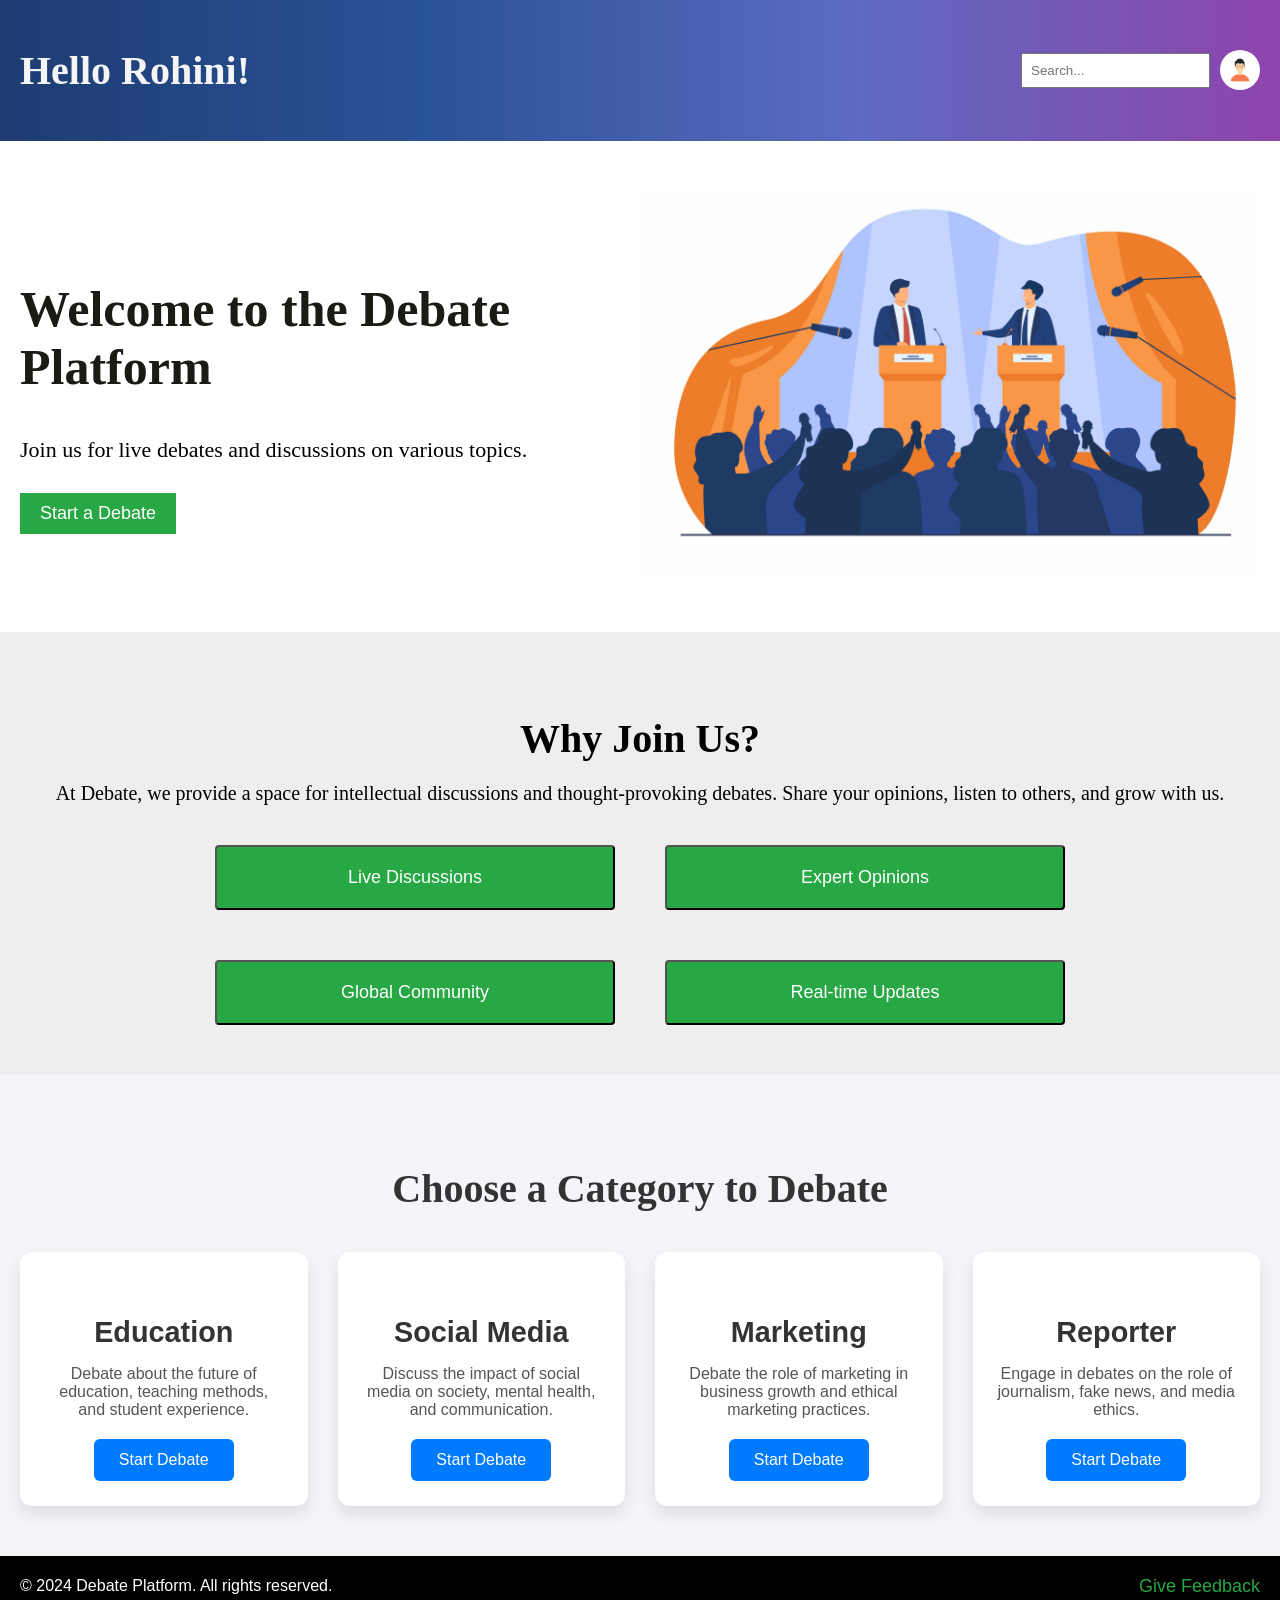
<file: index.html>
<!DOCTYPE html>
<html lang="en">
  <head>
    <meta charset="UTF-8" />
    <meta name="viewport" content="width=device-width, initial-scale=1.0" />
    <title>Home Page</title>
    <link rel="stylesheet" href="home.css" />
  </head>

  <body>
    <header>
      <h1>Hello Rohini!</h1>
      <div class="top-bar">
        <input type="text" placeholder="Search..." />
        <img src="profile.jpg" alt="Profile" class="profile-icon" />
      </div>
    </header>

    <section class="hero">
      <div class="hero-content">
        <h2 class="animated-text">Welcome to the Debate Platform</h2>
        <p>Join us for live debates and discussions on various topics.</p>
        <button class="cta-btn" onclick="goToDebatePage()">
          Start a Debate
        </button>
      </div>
      <div class="hero-image">
        <img src="debate1.jpg" alt="Debate Image" width="100%" />
      </div>
    </section>

    <script>
      function goToDebatePage() {
        window.location.href = "debate-platform.html";
      }
    </script>

    <section class="more-info">
      <h2>Why Join Us?</h2>
      <p>
        At Debate, we provide a space for intellectual discussions and
        thought-provoking debates. Share your opinions, listen to others, and
        grow with us.
      </p>
      <div class="info-grid">
        <button class="info-item" onclick="goToPage('live-discussions')">
          Live Discussions
        </button>
        <button class="info-item" onclick="goToPage('expert-opinions')">
          Expert Opinions
        </button>
        <button class="info-item" onclick="goToPage('global community')">
          Global Community
        </button>
        <button class="info-item" onclick="goToPage('realtime updates')">
          Real-time Updates
        </button>
      </div>
    </section>

    <script>
      function goToPage(page) {
        window.location.href = page + ".html";
      }
    </script>

    <section class="categories">
      <h3>Choose a Category to Debate</h3>
      <div class="category-card-container">
        <div class="category-card">
          <h4>Education</h4>
          <p>
            Debate about the future of education, teaching methods, and student
            experience.
          </p>
          <button class="debate-btn" onclick="goToCategoryPage('education')">
            Start Debate
          </button>
        </div>
        <div class="category-card">
          <h4>Social Media</h4>
          <p>
            Discuss the impact of social media on society, mental health, and
            communication.
          </p>
          <button class="debate-btn" onclick="goToCategoryPage('social-media')">
            Start Debate
          </button>
        </div>
        <div class="category-card">
          <h4>Marketing</h4>
          <p>
            Debate the role of marketing in business growth and ethical
            marketing practices.
          </p>
          <button class="debate-btn" onclick="goToCategoryPage('marketing')">
            Start Debate
          </button>
        </div>
        <div class="category-card">
          <h4>Reporter</h4>
          <p>
            Engage in debates on the role of journalism, fake news, and media
            ethics.
          </p>
          <button class="debate-btn" onclick="goToCategoryPage('reporter')">
            Start Debate
          </button>
        </div>
      </div>
    </section>

    <script>
      function goToCategoryPage(category) {
        window.location.href = category + ".html";
      }
    </script>

    <footer>
      <div class="footer-container">
        <p>&copy; 2024 Debate Platform. All rights reserved.</p>
        <a href="feedback.html" class="feedback-link">Give Feedback</a>
      </div>
    </footer>
    <script>
      const footer = document.querySelector(".footer-container");
      console.log(footer);
    </script>
  </body>
</html>
</file>
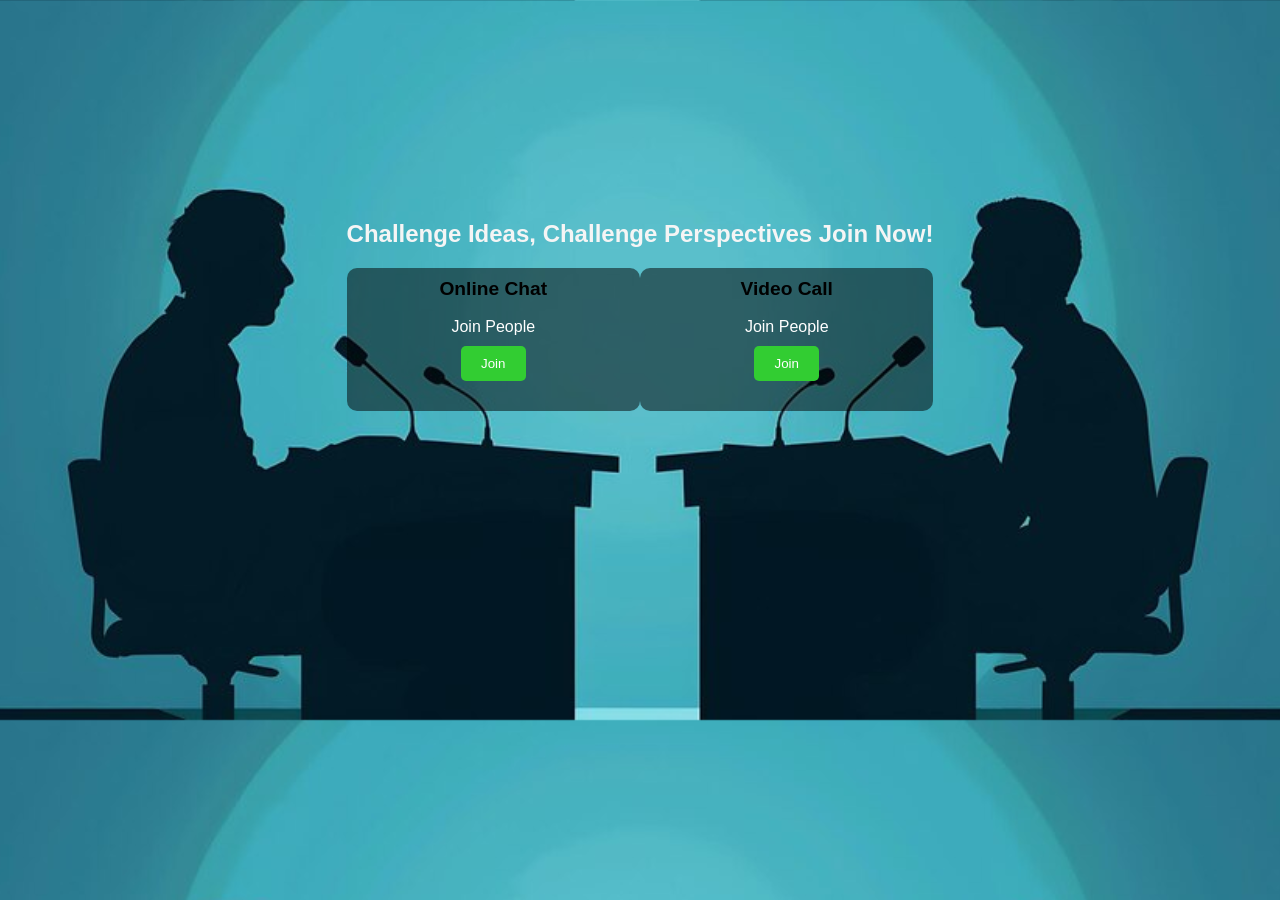
<file: debate platfom.html>
<!DOCTYPE html>
<html lang="en">
<head>
    <meta charset="UTF-8">
    <meta name="viewport" content="width=device-width, initial-scale=1.0">
    <title>Debate Page</title>
    <link rel="stylesheet" href="debate platform.css">
</head>
<body>
    <section class="debate-page">
        <h2>Challenge Ideas, Challenge Perspectives Join Now!</h2>
        <div class="debate-options">
            <div class="option">
                <h3>Online Chat</h3><br>
                <p>Join People</p>
                <button class="join" onclick="goToOnlineChatPage()">Join</button>
            </div>
            <div class="option">
                <h3>Video Call</h3><br>
                <p>Join People</p>
                <button class="join" onclick="goToVideoCallPage()">Join</button>
            </div>
        </div>
    </section>
    
    <script>
        function goToOnlineChatPage() {
            window.location.href = 'onlinechatpage.html';
        }

        function goToVideoCallPage() {
            window.location.href = 'videocallpage.html';
        }
    </script>                                                      
</body>
</html>
</file>
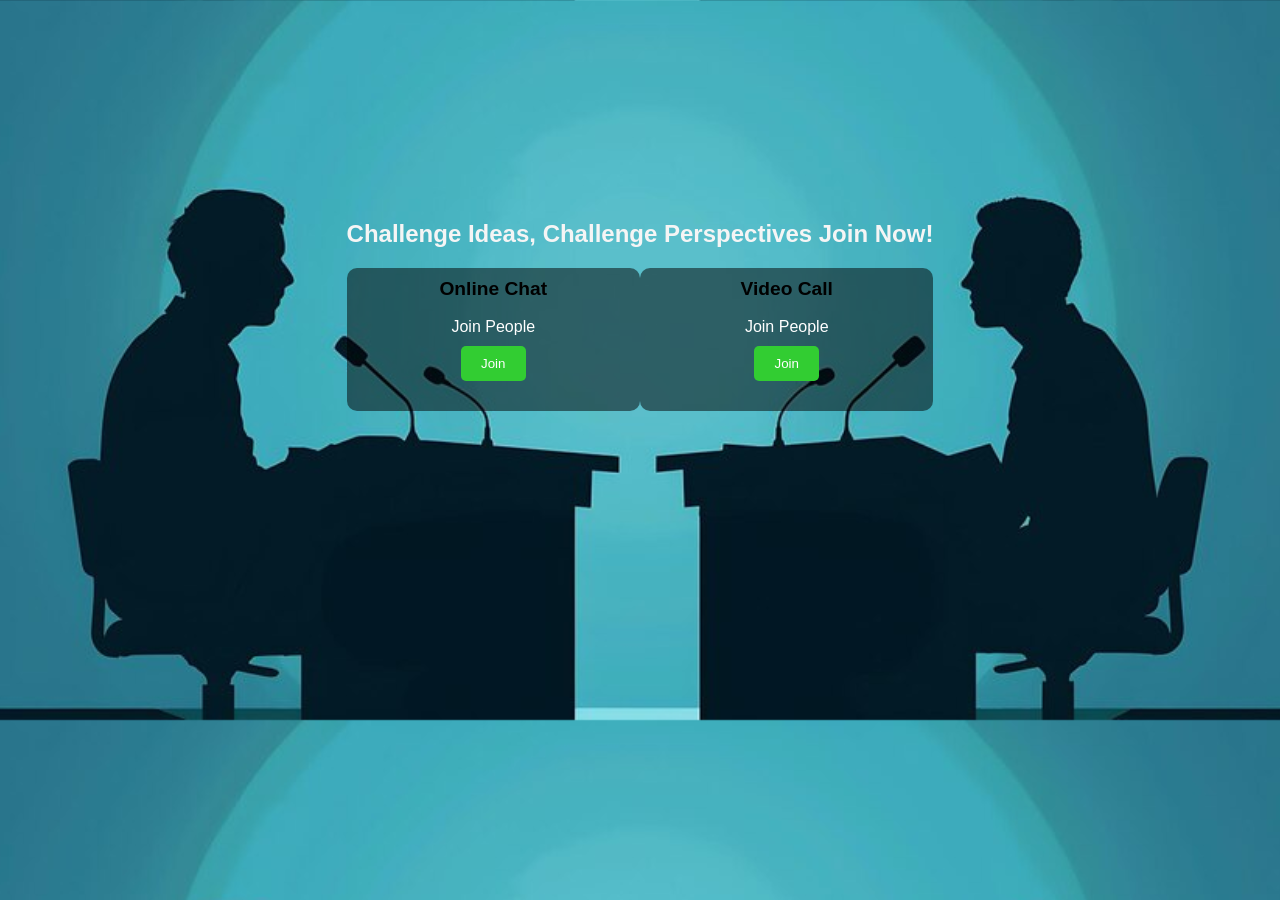
<file: debate-platform.html>
<!DOCTYPE html>
<html lang="en">
<head>
    <meta charset="UTF-8">
    <meta name="viewport" content="width=device-width, initial-scale=1.0">
    <title>Debate Page</title>
    <link rel="stylesheet" href="debate-platform.css">
</head>
<body>
    <section class="debate-page">
        <h2>Challenge Ideas, Challenge Perspectives Join Now!</h2>
        <div class="debate-options">
            <div class="option">
                <h3>Online Chat</h3><br>
                <p>Join People</p>
                <button class="join" onclick="goToOnlineChatPage()">Join</button>
            </div>
            <div class="option">
                <h3>Video Call</h3><br>
                <p>Join People</p>
                <button class="join" onclick="goToVideoCallPage()">Join</button>
            </div>
        </div>
    </section>
    
    <script>
        function goToOnlineChatPage() {
            window.location.href = 'onlinechatpage.html';
        }

        function goToVideoCallPage() {
            window.location.href = 'videocallpage.html';
        }
    </script>                                                      
</body>
</html>
</file>
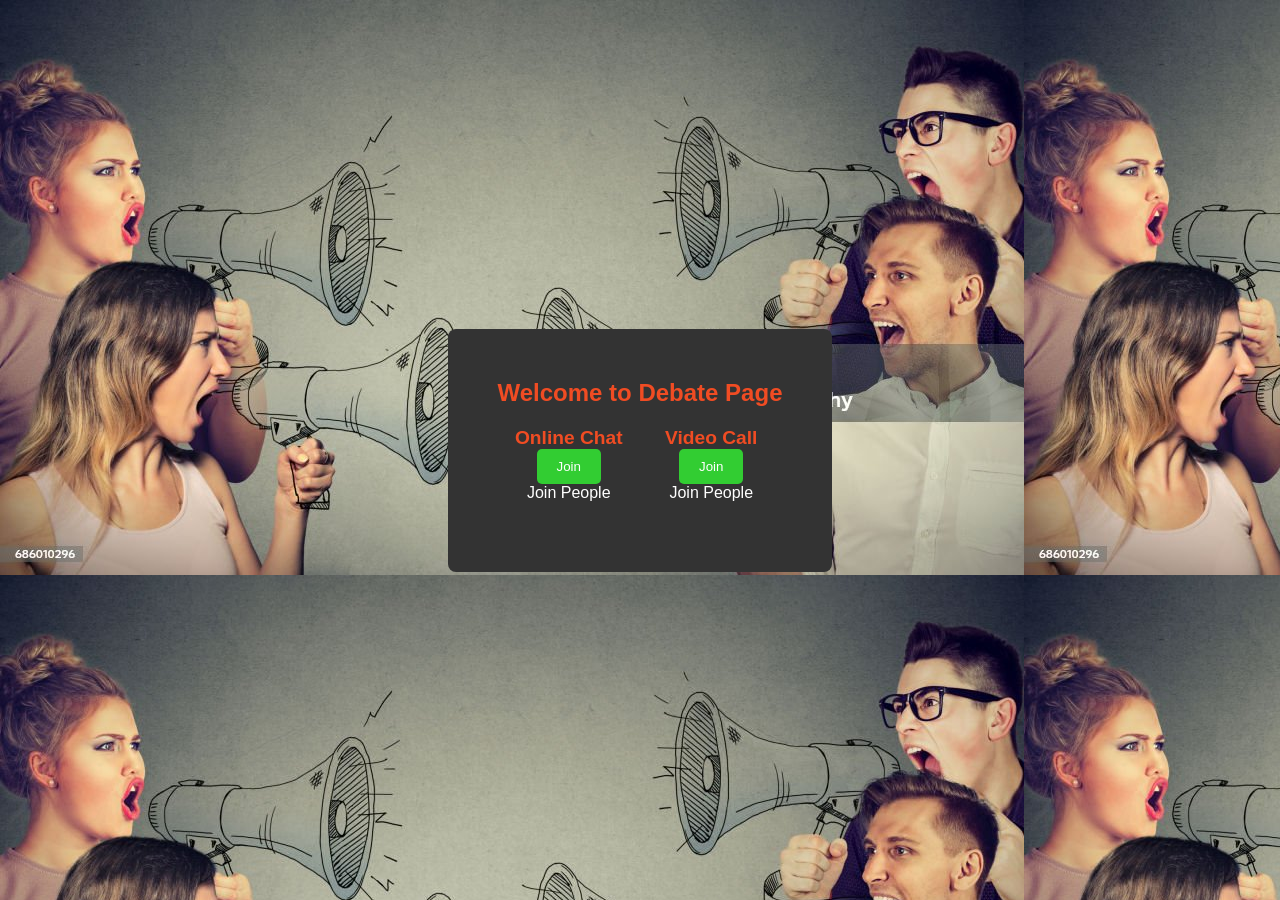
<file: debate.html>
<!DOCTYPE html>
<html lang="en">
<head>
    <meta charset="UTF-8">
    <meta name="viewport" content="width=device-width, initial-scale=1.0">
    <title>Debate Page</title>
    <link rel="stylesheet" href="debate.css">
</head>
<body>
    <section class="debate-page">
        <h2>Welcome to Debate Page</h2>
        <div class="debate-options">
            <div class="option">
                <h3>Online Chat</h3>
                <!-- Corrected button tag -->
                <button class="join" onclick="goToOnlineChatPage()">Join</button>
                <p>Join People</p>
            </div>
            <div class="option">
                <h3>Video Call</h3>
                <button class="join" onclick="goToVideoCallPage()">Join</button>
                <p>Join People</p>
            </div>
        </div>
    </section>
    
    <script>
        // Function to redirect to Online Chat page
        function goToOnlineChatPage() {
            window.location.href = 'onlinechatpage.html'; // Redirect to the Online Chat page
        }

        // Function to redirect to Video Call page
        function goToVideoCallPage() {
            window.location.href = 'videocallpage.html'; // Redirect to the Video Call page
        }
    </script>

</body>
</html>
</file>
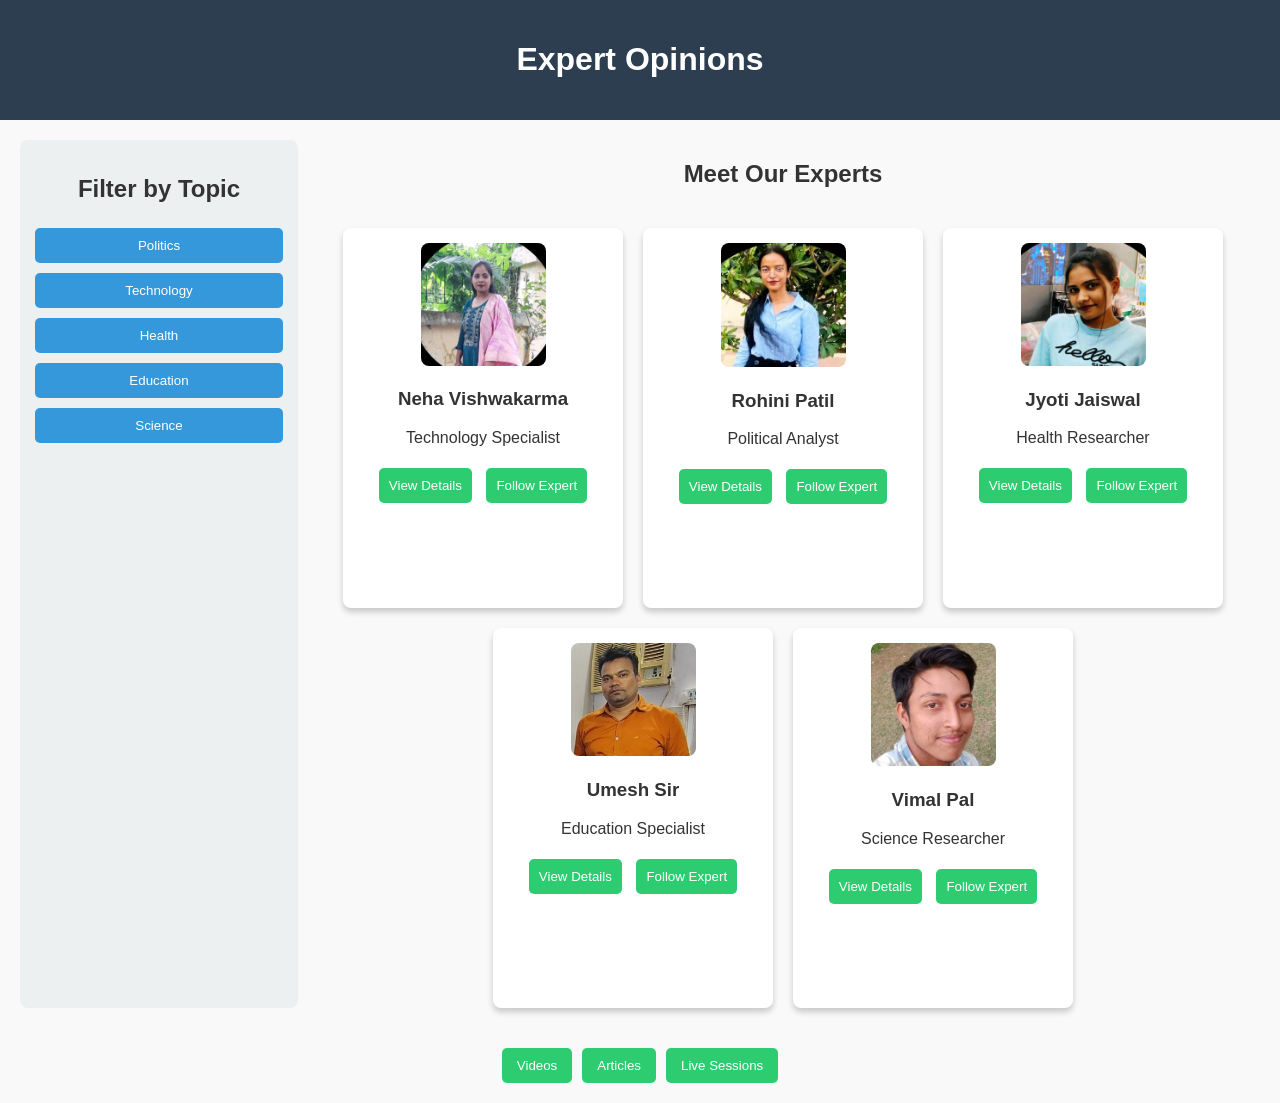
<file: expert-opinions.html>
<!DOCTYPE html>
<html lang="en">

<head>
    <meta charset="UTF-8">
    <meta name="viewport" content="width=device-width, initial-scale=1.0">
    <title>Expert Opinions</title>
    <link rel="stylesheet" href="expert-opinions.css">
</head>

<body>
    <header class="header">
        <h1>Expert Opinions</h1>
    </header>

    <div class="container">
        <aside class="sidebar">
            <h2>Filter by Topic</h2>
            <ul>
                <li><button onclick="filterContent('Politics')">Politics</button></li>
                <li><button onclick="filterContent('Technology')">Technology</button></li>
                <li><button onclick="filterContent('Health')">Health</button></li>
                <li><button onclick="filterContent('Education')">Education</button></li>
                <li><button onclick="filterContent('Science')">Science</button></li>
            </ul>
        </aside>

        <section class="experts">
            <h1>Meet Our Experts</h1>
            <div class="expert-cards">
                <div class="card" data-topic="Technology">
                    <img src="Neha.jpeg" alt="Expert 1">
                    <h3>Neha Vishwakarma</h3>
                    <p>Technology Specialist</p>
                    <button onclick="viewDetails('Neha Vishwakarma')">View Details</button>
                    <button onclick="followExpert(this)">Follow Expert</button>
                    <div class="expert-details" id="Neha Vishwakarma-details">
                        <p>Neha is a seasoned technology expert with over 10 years of experience in AI and software
                            development.</p>
                    </div>
                </div>
                <div class="card" data-topic="Politics">
                    <img src="Rohini_patil.jpg" alt="Expert 2">
                    <h3>Rohini Patil</h3>
                    <p>Political Analyst</p>
                    <button onclick="viewDetails('Rohini Patil')">View Details</button>
                    <button onclick="followExpert(this)">Follow Expert</button>
                    <div class="expert-details" id="Rohini Patil-details">
                        <p>Rohini is a respected political analyst, known for her deep insights into current global
                            political trends.</p>
                    </div>
                </div>
                <div class="card" data-topic="Health">
                    <img src="jyoti.jpeg" alt="Expert 3">
                    <h3>Jyoti Jaiswal</h3>
                    <p>Health Researcher</p>
                    <button onclick="viewDetails('Jyoti Jaiswal')">View Details</button>
                    <button onclick="followExpert(this)">Follow Expert</button>
                    <div class="expert-details" id="Jyoti Jaiswal-details">
                        <p>Jyoti has made significant contributions in health research, focusing on mental health and
                            wellness.</p>
                    </div>
                </div>
                <div class="card" data-topic="Education">
                    <img src="Umesh sir.jpeg" alt="Expert 4">
                    <h3>Umesh Sir</h3>
                    <p>Education Specialist</p>
                    <button onclick="viewDetails('Umesh Sir')">View Details</button>
                    <button onclick="followExpert(this)">Follow Expert</button>
                    <div class="expert-details" id="Umesh Sir-details">
                        <p>Umesh is a highly experienced educator with expertise in curriculum development and teaching
                            strategies.</p>
                    </div>
                </div>
                <div class="card" data-topic="Science">
                    <img src="Vimal.jpeg" alt="Expert 5">
                    <h3>Vimal Pal</h3>
                    <p>Science Researcher</p>
                    <button onclick="viewDetails('Vimal Pal')">View Details</button>
                    <button onclick="followExpert(this)">Follow Expert</button>
                    <div class="expert-details" id="Vimal Pal-details">
                        <p>Vimal is a dedicated science researcher, specializing in environmental science and
                            sustainability.</p>
                    </div>
                </div>
            </div>
        </section>

        <section class="tabs">
            <div class="tab-buttons">
                <button onclick="showTab('videos')">Videos</button>
                <button onclick="showTab('articles')">Articles</button>
                <button onclick="showTab('live')">Live Sessions</button>
            </div>
            <div class="tab-content" id="videos">
                <h3>Videos</h3>
                <p>Here you can find all expert video content.</p>
                <ul>
                    <li>Video 1: Understanding Technology</li>
                    <li>Video 2: Health Insights</li>
                </ul>
            </div>
            <div class="tab-content" id="articles" style="display: none;">
                <h3>Articles</h3>
                <p>Read expert articles and blogs here.</p>
                <ul>
                    <li>Article 1: Politics in 2024</li>
                    <li>Article 2: Advances in Education</li>
                </ul>
            </div>
            <div class="tab-content" id="live" style="display: none;">
                <h3>Live Sessions</h3>
                <p>Join live discussions and sessions.</p>
                <ul>
                    <li>Live Session 1: Future of Science</li>
                    <li>Live Session 2: Career Talks</li>
                </ul>
            </div>
        </section>
    </div>

    <script src="expert-opinions.js"></script>
</body>

</html>
</file>
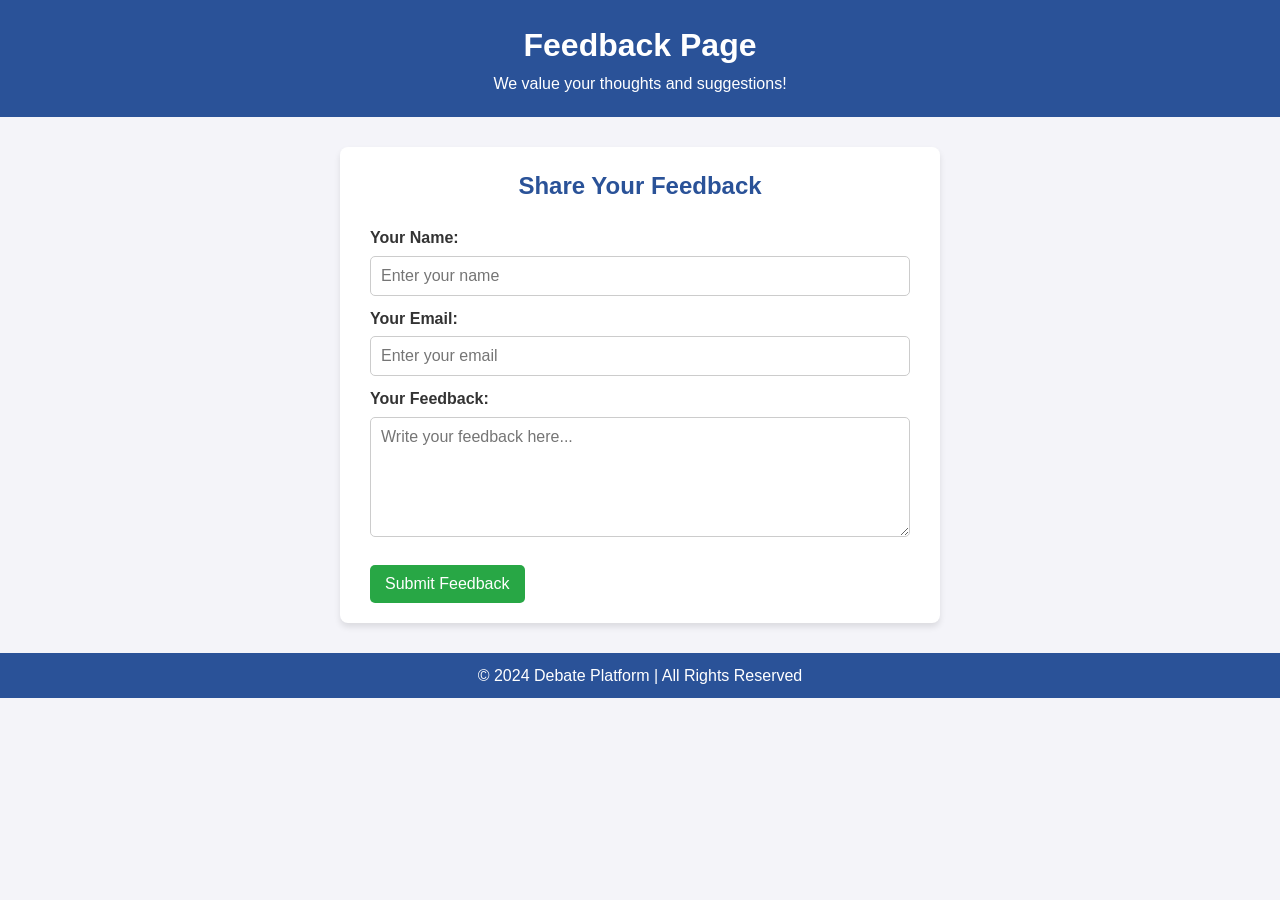
<file: feedback.html>
<!DOCTYPE html>
<html lang="en">
<head>
    <meta charset="UTF-8">
    <meta name="viewport" content="width=device-width, initial-scale=1.0">
    <title>Feedback - Debate Platform</title>
    <!-- Internal CSS -->
    <style>
        /* General Reset */
        * {
            margin: 0;
            padding: 0;
            box-sizing: border-box;
            font-family: Arial, sans-serif;
        }

        body {
            background-color: #f4f4f9;
            color: #333;
            line-height: 1.6;
        }

        /* Header */
        header {
            background-color: #2a5298;
            color: white;
            text-align: center;
            padding: 20px 10px;
        }

        header h1 {
            font-size: 2rem;
        }

        /* Feedback Container */
        .feedback-container {
            background: white;
            max-width: 600px;
            margin: 30px auto;
            padding: 20px 30px;
            box-shadow: 0px 4px 6px rgba(0, 0, 0, 0.1);
            border-radius: 8px;
        }

        .feedback-container h2 {
            color: #2a5298;
            margin-bottom: 20px;
            text-align: center;
        }

        label {
            display: block;
            margin-top: 10px;
            font-weight: bold;
        }

        input, textarea {
            width: 100%;
            padding: 10px;
            margin-top: 5px;
            border: 1px solid #ccc;
            border-radius: 5px;
            font-size: 1rem;
        }

        textarea {
            resize: vertical;
            height: 120px;
        }

        button {
            display: inline-block;
            margin-top: 20px;
            background-color: #28a745;
            color: white;
            padding: 10px 15px;
            border: none;
            cursor: pointer;
            font-size: 1rem;
            border-radius: 5px;
            transition: background-color 0.3s ease;
        }

        button:hover {
            background-color: #218838;
        }

        .success-message {
            display: none;
            margin-top: 20px;
            color: #155724;
            background-color: #d4edda;
            border: 1px solid #c3e6cb;
            padding: 10px;
            border-radius: 5px;
            text-align: center;
        }

        /* Footer */
        footer {
            background-color: #2a5298;
            color: white;
            text-align: center;
            padding: 10px 0;
            margin-top: 30px;
        }
    </style>
</head>
<body>
    <!-- Header Section -->
    <header>
        <h1>Feedback Page</h1>
        <p>We value your thoughts and suggestions!</p>
    </header>

    <!-- Feedback Form Container -->
    <div class="feedback-container">
        <h2>Share Your Feedback</h2>
        <form id="feedback-form">
            <label for="name">Your Name:</label>
            <input type="text" id="name" placeholder="Enter your name" required>

            <label for="email">Your Email:</label>
            <input type="email" id="email" placeholder="Enter your email" required>

            <label for="message">Your Feedback:</label>
            <textarea id="message" placeholder="Write your feedback here..." required></textarea>

            <button type="submit" id="submit-btn">Submit Feedback</button>
        </form>

        <!-- Success Message -->
        <div id="success-message" class="success-message">
            Thank you! Your feedback has been submitted successfully.
        </div>
    </div>

    <!-- Footer Section -->
    <footer>
        <p>&copy; 2024 Debate Platform | All Rights Reserved</p>
    </footer>

    <!-- Internal JavaScript -->
    <script>
        // Feedback Form Handling
        document.getElementById("feedback-form").addEventListener("submit", function(event) {
            event.preventDefault(); // Prevent form submission

            // Fetch form values
            const name = document.getElementById("name").value;
            const email = document.getElementById("email").value;
            const message = document.getElementById("message").value;

            // Check for non-empty fields
            if (name && email && message) {
                // Display success message
                const successMessage = document.getElementById("success-message");
                successMessage.style.display = "block";

                // Clear form fields
                document.getElementById("name").value = "";
                document.getElementById("email").value = "";
                document.getElementById("message").value = "";

                // Hide success message after 5 seconds
                setTimeout(() => {
                    successMessage.style.display = "none";
                }, 5000);
            } else {
                alert("Please fill in all fields.");
            }
        });
    </script>
</body>
</html>
</file>
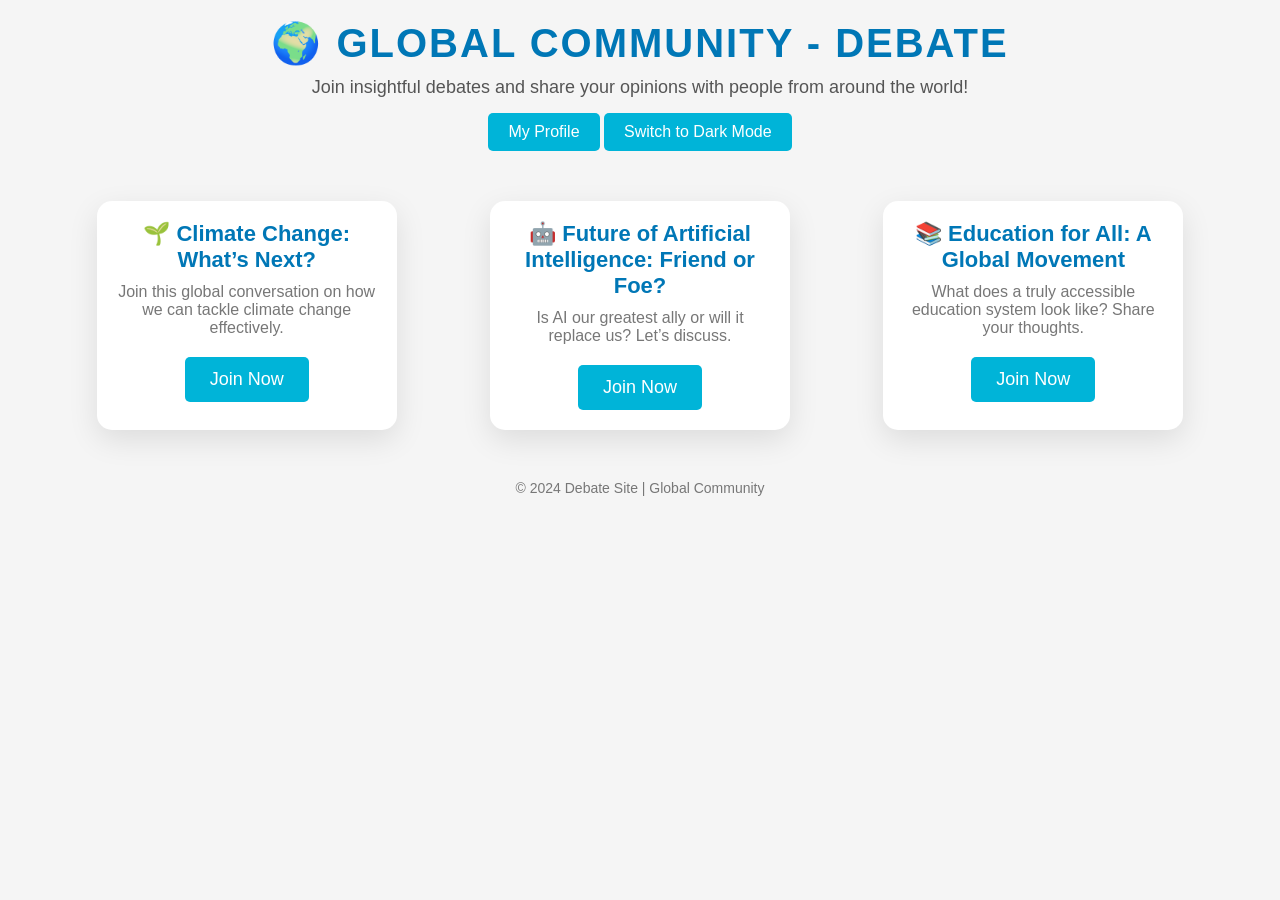
<file: global community.html>
<!DOCTYPE html>
<html lang="en">

<head>
    <meta charset="UTF-8">
    <meta name="viewport" content="width=device-width, initial-scale=1.0">
    <title>Global Community - Debate</title>
    <link rel="stylesheet" href="global community.css">
</head>

<body>
    <div class="global-container">
        <header>
            <h1>🌍 Global Community - Debate</h1>
            <p class="subheading">Join insightful debates and share your opinions with people from around the world!</p>
            <button class="profile-btn">My Profile</button>
            <button id="theme-toggle">Switch to Dark Mode</button>
        </header>

        <div class="profile-modal" id="profileModal">
            <div class="modal-content">
                <span class="close-btn" id="closeBtn">&times;</span>
                <h2>Profile Details</h2>
                <form id="profileForm">
                    <label for="username">Username:</label>
                    <input type="text" id="username" name="username" placeholder="Enter your username">
                    <label for="bio">Bio:</label>
                    <textarea id="bio" name="bio" placeholder="Write something about yourself"></textarea>
                    <button type="submit">Save</button>
                </form>
            </div>
        </div>

        <section class="discussion-section">
            <div class="discussion-card">
                <h2>🌱 Climate Change: What’s Next?</h2>
                <p class="description">Join this global conversation on how we can tackle climate change effectively.
                </p>
                <button class="btn join-btn">Join Now</button>
            </div>

            <div class="discussion-card">
                <h2>🤖 Future of Artificial Intelligence: Friend or Foe?</h2>
                <p class="description">Is AI our greatest ally or will it replace us? Let’s discuss.</p>
                <button class="btn join-btn">Join Now</button>
            </div>

            <div class="discussion-card">
                <h2>📚 Education for All: A Global Movement</h2>
                <p class="description">What does a truly accessible education system look like? Share your thoughts.</p>
                <button class="btn join-btn">Join Now</button>
            </div>
        </section>

        <footer>
            <p>&copy; 2024 Debate Site | Global Community</p>
        </footer>
    </div>

    <script src="global community.js"></script>
</body>

</html>
</file>
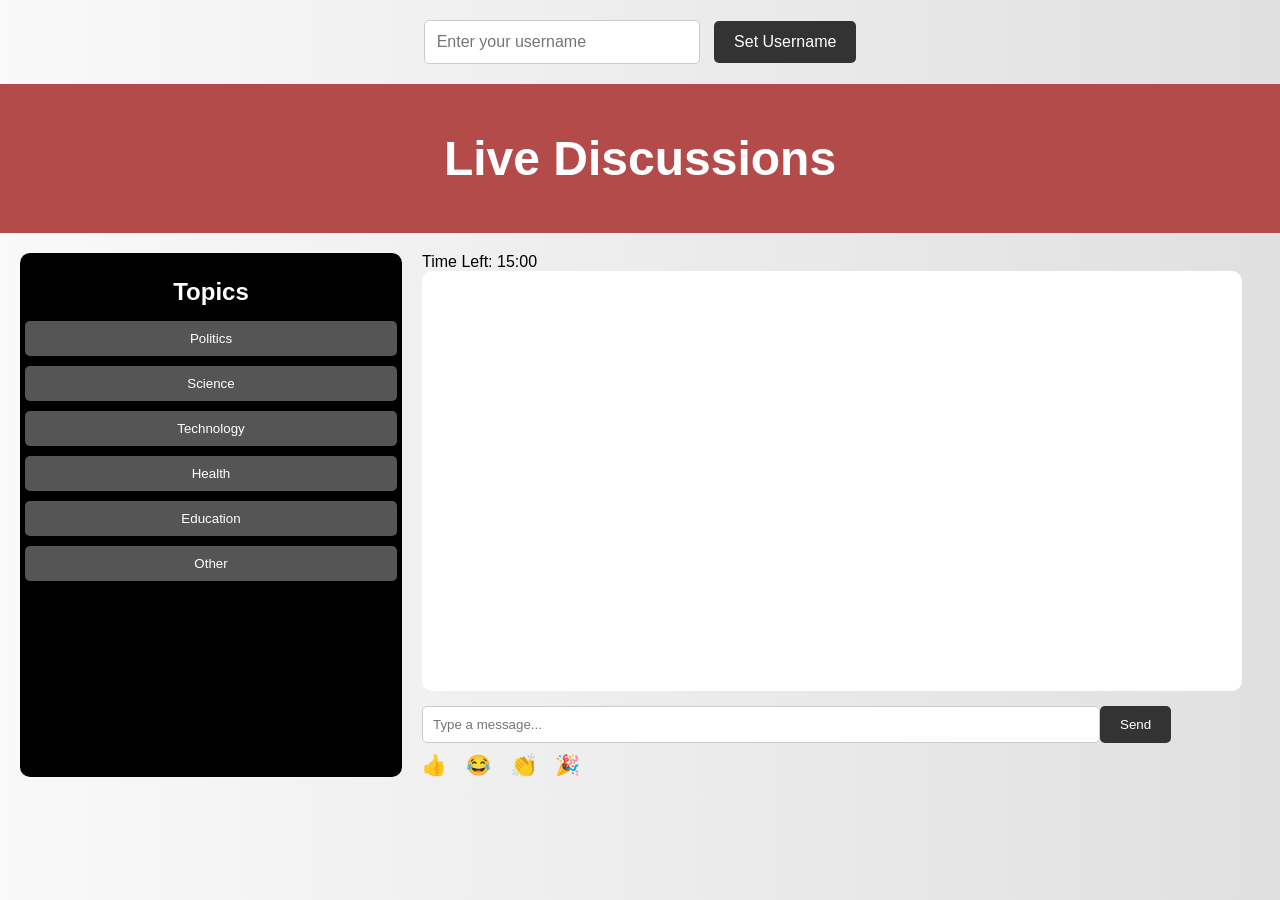
<file: live-discussions.html>
<!DOCTYPE html>
<html lang="en">

<head>
    <meta charset="UTF-8">
    <meta name="viewport" content="width=device-width, initial-scale=1.0">
    <title>Live Discussions</title>
    <link rel="stylesheet" href="live-discussions.css">
</head>

<body>
    <div id="usernameSection">
        <input type="text" id="usernameInput" placeholder="Enter your username">
        <button onclick="setUsername()">Set Username</button>
    </div>

    <header>
        <h1>Live Discussions</h1>
    </header>

    <div class="main-container">
        <aside class="topics-section">
            <h2>Topics</h2>
            <div class="topics">
                <button class="topic-card">Politics</button>
                <button class="topic-card">Science</button>
                <button class="topic-card">Technology</button>
                <button class="topic-card">Health</button>
                <button class="topic-card">Education</button>

                <button class="topic-card" onclick="showOtherTopicInput()">Other</button>
            </div>
            <div id="otherTopicSection" style="display: none;">
                <input type="text" id="otherTopicInput" placeholder="Enter your topic">
                <button onclick="addOtherTopic()">Add Topic</button>
            </div>
        </aside>

        <section class="discussion-area">
            <div id="timer" class="timer">Time Left: <span id="timeLeft">15:00</span></div>
            <div id="message-container" class="message-container"></div>
            <div id="typing-indicator"></div>

            <div class="user-actions">
                <input type="text" id="messageInput" placeholder="Type a message..." oninput="showTypingIndicator()">
                <button onclick="sendMessage()">Send</button>
            </div>

            <div class="reactions">
                <span onclick="addReaction('👍')">👍</span>
                <span onclick="addReaction('😂')">😂</span>
                <span onclick="addReaction('👏')">👏</span>
                <span onclick="addReaction('🎉')">🎉</span>
            </div>
        </section>
    </div>

    <script src="live-discussions.js"></script>
</body>

</html>
</file>
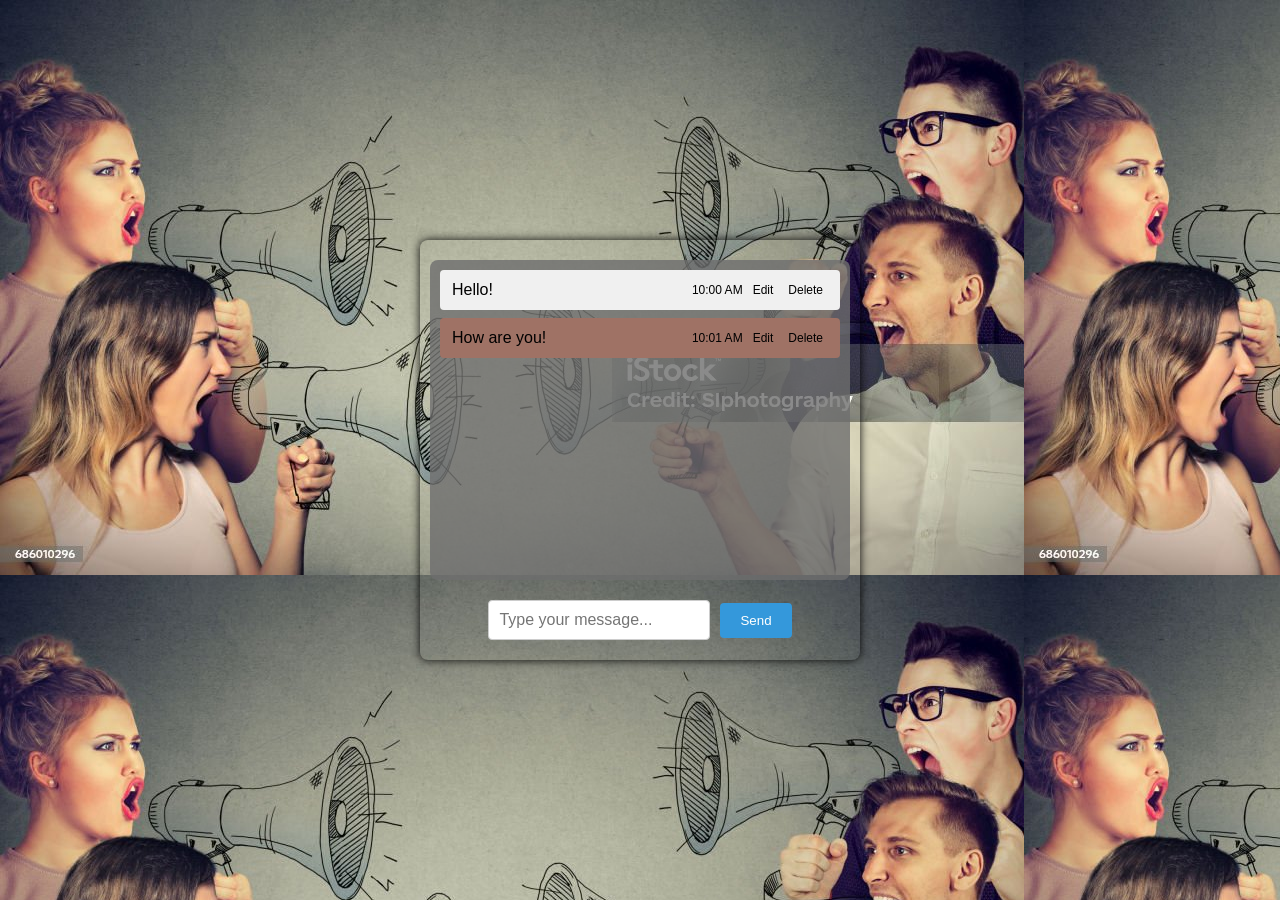
<file: onlinechatpage.html>
<!DOCTYPE html>
<html lang="en">

<head>
    <meta charset="UTF-8">
    <meta name="viewport" content="width=device-width, initial-scale=1.0">
    <title> Online Chat Application</title>
    <link rel="stylesheet" href="onlinechatpage.css">
</head>

<body>
    <div class="container">
        <div class="chat-box" id="chatBox">
            <div class="chat-message received" data-messageid="1">
                <span class="message">Hello!</span>
                <span class="timestamp">10:00 AM</span>
                <button class="edit-btn" onclick="editMessage(this)">Edit</button>
                <button class="delete-btn" onclick="deleteMessage(this)">Delete</button>
            </div>
            <div class="chat-message sent" data-messageid="2">
                <span class="message">How are you!</span>
                <span class="timestamp">10:01 AM</span>
                <button class="edit-btn" onclick="editMessage(this)">Edit</button>
                <button class="delete-btn" onclick="deleteMessage(this)">Delete</button>
            </div>
        </div>
        <div class="input-box">
            <input type="text" id="messageInput" placeholder="Type your message...">
            <button onclick="sendMessage()">Send</button>
        </div>
    </div>

    <script src="onlinechatpage.js"></script>
</body>

</html>
</file>
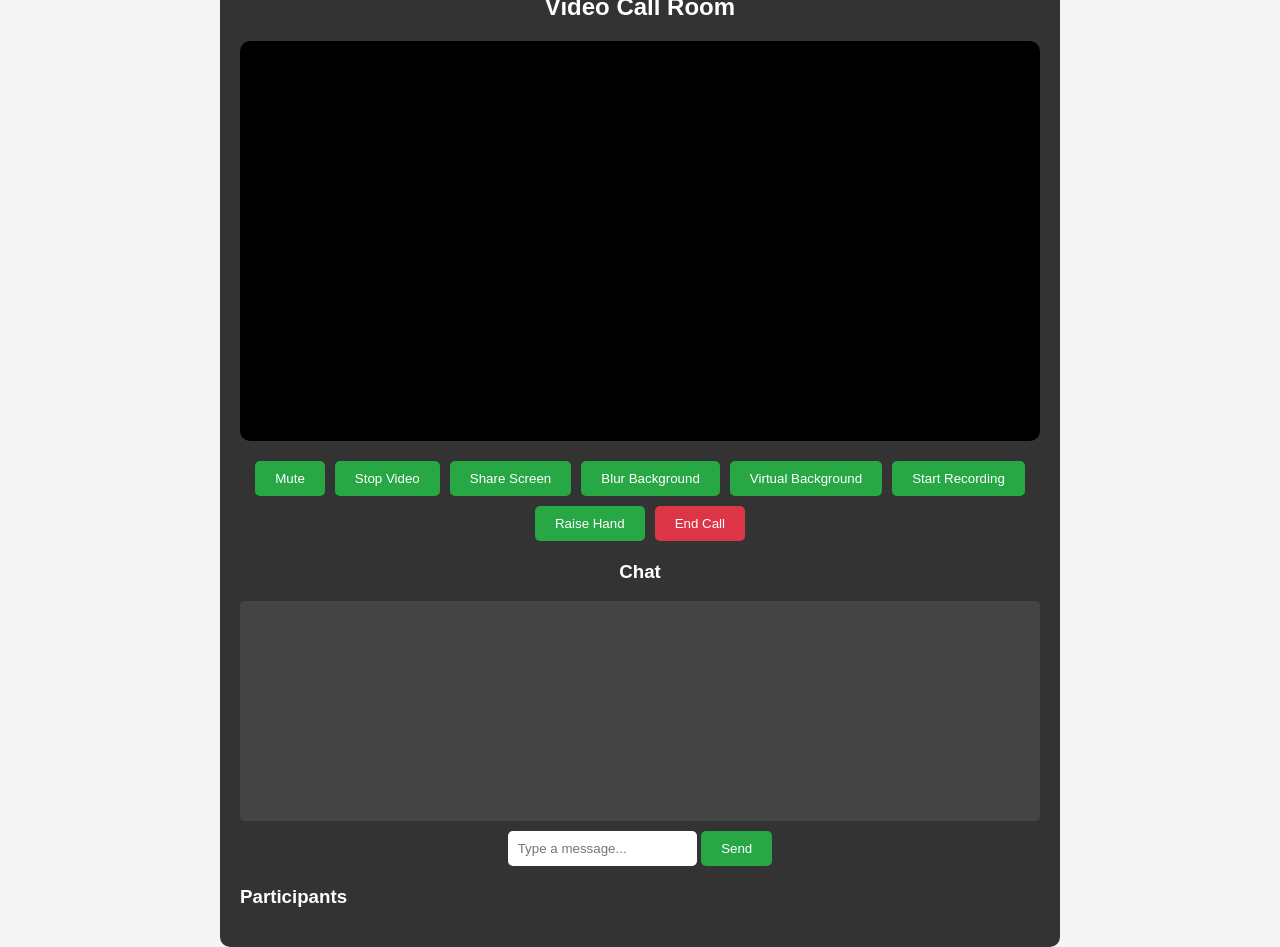
<file: videocallpage.html>
<!DOCTYPE html>
<html lang="en">

<head>
    <meta charset="UTF-8">
    <meta name="viewport" content="width=device-width, initial-scale=1.0">
    <title>Video Call Room</title>
    <link rel="stylesheet" href="videocallpage.css">
</head>

<body>
    <div class="video-container">
        <h2>Video Call Room</h2>
        <div class="video-section">
            <video id="local-video" autoplay muted></video>
        </div>

        <div class="controls">
            <button id="mute-btn">Mute</button>
            <button id="video-btn">Stop Video</button>
            <button id="screen-share-btn">Share Screen</button>
            <button id="blur-btn">Blur Background</button>
            <button id="virtual-bg-btn">Virtual Background</button>
            <input type="file" id="virtual-bg-input" accept="image/*" class="hidden">
            <button id="record-btn">Start Recording</button>
            <button id="raise-hand-btn">Raise Hand</button>
            <button id="end-call-btn">End Call</button>
        </div>

        <div class="chat-section">
            <h3>Chat</h3>
            <div id="chat-box"></div>
            <input type="text" id="chat-input" placeholder="Type a message...">
            <button id="send-btn">Send</button>
        </div>

        <div class="participants">
            <h3>Participants</h3>
            <ul id="participant-list"></ul>
        </div>
    </div>
    <script src="videocallpage.js"></script>
</body>

</html>
</file>
<file: home.css>
body {
    font-family: Arial, sans-serif;
    margin: 0;
    padding: 0;
}

header {
    background: linear-gradient(to right, #1e3c72, #2a5298, #5c6bc0, #8e44ad);
    color: white;
    padding: 20px;
    display: flex;
    justify-content: space-between;
    align-items: center;
}

header h1 {
    color: whitesmoke;
    font-size: 40px;
    font-family: 'Times New Roman', Times, serif;
}

.top-bar {
    display: flex;
    align-items: center;
    color: white;
}

input[type="text"] {
    padding: 8px;
    margin-right: 10px;
}

.profile-icon {
    width: 40px;
    height: 40px;
    border-radius: 50%;
    object-fit: cover;
}

.hero {
    display: flex;
    align-items: center;
    justify-content: space-between;
    padding: 50px 20px;
}

.hero-content {
    flex: 1;
    text-align: left;
}

.animated-text {
    font-size: 50px;
    font-weight: bold;
    animation: fadeIn 3s ease-in-out infinite alternate;
    color: #181C14;
    font-family: 'Times New Roman', Times, serif;
}

@keyframes fadeIn {
    0% {
        opacity: 0;
        transform: translateX(-30px);
    }

    100% {
        opacity: 1;
        transform: translateX(0);
    }
}

.hero p {
    font-size: 22px;
    margin-bottom: 30px;
    font-family: 'Times New Roman', Times, serif;
}

.cta-btn {
    padding: 10px 20px;
    background-color: #28a745;
    border: none;
    color: white;
    font-size: 18px;
    cursor: pointer;
}

.cta-btn:hover {
    background-color: #007bff;
}

.hero-image {
    flex: 1;
}

.hero-image img {
    max-width: 100%;
    height: auto;
}

.more-info {
    padding: 50px 20px;
    background-color: #eee;
    text-align: center;
}

.more-info h2 {
    font-size: 40px;
    margin-bottom: 20px;
    font-family: 'Times New Roman', Times, serif;
}

.more-info p {
    font-size: 20px;
    margin-bottom: 40px;
    font-family: 'Times New Roman', Times, serif;
}

.info-grid {
    display: grid;
    grid-template-columns: repeat(2, 400px);
    gap: 50px;
    justify-content: center;
}

.info-item {
    background-color: #28a745;
    color: white;
    padding: 20px;
    border-radius: 4px;
    font-size: 18px;
}

/* New Categories Section Styles */
.categories {
    padding: 50px 20px;
    background-color: #f4f4f9;
}

.categories h3 {
    font-size: 40px;
    font-weight: bold;
    text-align: center;
    margin-bottom: 40px;
    font-family: 'Times New Roman', Times, serif;
    color: #333;
}

.category-card-container {
    display: grid;
    grid-template-columns: repeat(auto-fit, minmax(250px, 1fr));  /* Responsive grid */
    gap: 30px;
    justify-content: center;
    margin-top: 30px;
}

.category-card {
    background: #fff;
    border-radius: 12px;
    box-shadow: 0 8px 16px rgba(0, 0, 0, 0.1);
    padding: 25px;
    text-align: center;
    transition: transform 0.3s ease, box-shadow 0.3s ease;
}

.category-card h4 {
    font-size: 1.8rem;
    font-weight: bold;
    margin-bottom: 15px;
    color: #333;
}

.category-card p {
    font-size: 1rem;
    margin-bottom: 20px;
    color: #555;
}

.debate-btn {
    background-color: #007bff;
    color: white;
    padding: 12px 25px;
    border: none;
    border-radius: 6px;
    font-size: 16px;
    cursor: pointer;
    transition: background-color 0.3s ease;
}

.debate-btn:hover {
    background-color: #0056b3;
}

.category-card:hover {
    transform: translateY(-10px);  /* Hover effect */
    box-shadow: 0 12px 24px rgba(0, 0, 0, 0.15);
}

@media (max-width: 768px) {
    .category-card-container {
        grid-template-columns: repeat(auto-fit, minmax(200px, 1fr));  /* Adjust on small screens */
    }
}

/* Footer Styles */
footer {
    background-color: black;
    color: white;
    padding: 20px;
    text-align: center;
}

.footer-container {
    display: flex;
    justify-content: space-between;
    align-items: center;
}

.footer-container p {
    margin: 0;
}

.feedback-link {
    color: #28a745;
    font-size: 18px;
    text-decoration: none;
}

.feedback-link:hover {
    text-decoration: underline;
    color: #007bff;
}
</file>
<file: debate platform.css>
* {
    margin: 0;
    padding: 0;
    box-sizing: border-box;
}

body {
    font-family: Arial, sans-serif;
    background-color: #f4f4f9;
    display: flex;
    justify-content: center;
    align-items: center;
    height: 80vh; 
    flex-direction: column;
    background-image: url('background_image.jpg'); 
    background-size: cover; 
    background-position: center;
}

.debate-page {
    text-align: center;
    margin-top: -20px;
}

.debate-page h2 {
    color: whitesmoke;
    font-size: x-large;
    margin-top: -50px; 
}

.debate-options {
    display: flex;
    justify-content: space-around;
    width: 100%;
    max-width: 600px;
    margin: 20px 0;
}

.option {
    text-align: center;
    flex: 1;
    padding: 10px;
    background: rgba(0, 0, 0, 0.5); 
    border-radius: 10px;
}


.option h3 {
    /* color: #f04c23; */
    font-size: larger;
}

.option p {
    margin-bottom: 10px; 
    color: white; 
    font-size: medium; 
}

button.join {
    background-color: limegreen;
    color: white;
    padding: 10px 20px;
    border: none;
    border-radius: 5px;
    cursor: pointer;
    margin-bottom: 20px;
}
</file>
<file: debate-platform.css>
* {
    margin: 0;
    padding: 0;
    box-sizing: border-box;
}

body {
    font-family: Arial, sans-serif;
    background-color: #f4f4f9;
    display: flex;
    justify-content: center;
    align-items: center;
    height: 80vh; 
    flex-direction: column;
    background-image: url('background_image.jpg'); 
    background-size: cover; 
    background-position: center;
}

.debate-page {
    text-align: center;
    margin-top: -20px;
}

.debate-page h2 {
    color: whitesmoke;
    font-size: x-large;
    margin-top: -50px; 
}

.debate-options {
    display: flex;
    justify-content: space-around;
    width: 100%;
    max-width: 600px;
    margin: 20px 0;
}

.option {
    text-align: center;
    flex: 1;
    padding: 10px;
    background: rgba(0, 0, 0, 0.5); 
    border-radius: 10px;
}


.option h3 {
    /* color: #f04c23; */
    font-size: larger;
}

.option p {
    margin-bottom: 10px; 
    color: white; 
    font-size: medium; 
}

button.join {
    background-color: limegreen;
    color: white;
    padding: 10px 20px;
    border: none;
    border-radius: 5px;
    cursor: pointer;
    margin-bottom: 20px;
}
</file>
<file: debate.css>
/* Debate Page */
* {
    margin: 0;
    padding: 0;
    box-sizing: border-box;
}

body {
    font-family: Arial, sans-serif;
    background-color: #f4f4f9;
    display: flex;
    justify-content: center;
    align-items: center;
    height: 100vh;
    flex-direction: column;
    background-image: url('background.jpg');
}

.debate-page {
    text-align: center;
    padding: 50px;
    background-color: #333;
    color: #fff;
    border-radius: 8px;
}

.debate-page h2 {
    color:  #f04c23;
    font-size: x-large;
}

.debate-options {
    display: flex;
    justify-content: space-around;
    width: 100%;
    max-width: 600px;
    margin: 20px 0;
}

.option {
    text-align: center;
    flex: 1;
}

.option h3 {
    color: #f04c23;
    font-size: larger;
}

button.join {
    background-color: limegreen;
    color: white;
    padding: 10px 20px;
    border: none;
    border-radius: 5px;
    cursor: pointer;
}
</file>
<file: expert-opinions.css>
/* General Styles */
body {
    font-family: Arial, sans-serif;
    margin: 0;
    padding: 0;
    background-color: #f9f9f9;
    color: #333;
}

.header {
    background-color: #2c3e50;
    color: #fff;
    text-align: center;
    padding: 20px;
}

.container {
    display: flex;
    flex-wrap: wrap;
    padding: 20px;
    gap: 20px;
}

.sidebar {
    width: 20%;
    background-color: #ecf0f1;
    padding: 15px;
    border-radius: 8px;
}

.sidebar h2 {
    text-align: center;
}

.sidebar ul {
    list-style: none;
    padding: 0;
}

.sidebar li button {
    width: 100%;
    padding: 10px;
    margin: 5px 0;
    background-color: #3498db;
    color: #fff;
    border: none;
    border-radius: 5px;
    cursor: pointer;
}

.sidebar li button:hover {
    background-color: #2980b9;
}

.experts {
    width: 75%;
    text-align: center;
    display: flex;
    flex-direction: column;
    gap: 20px;
}

.expert-cards {
    display: flex;
    gap: 20px;
    justify-content: center;
    flex-wrap: wrap;
    align-items: flex-start;
}

.card {
    background-color: #fff;
    width: 250px;
    border-radius: 8px;
    box-shadow: 0 4px 6px rgba(0, 0, 0, 0.2);
    text-align: center;
    padding: 15px;
    flex-direction: column;
    justify-content: space-between;
    min-height: 350px;
}

.card img {
    width: 50%;
    border-radius: 8px;
}

.card button {
    margin: 5px;
    padding: 10px;
    background-color: #2ecc71;
    color: #fff;
    border: none;
    border-radius: 5px;
    cursor: pointer;
}

.card button:hover {
    background-color: #27ae60;
}

.tabs {
    width: 100%;
}

.tab-buttons {
    display: flex;
    justify-content: center;
    gap: 10px;
    margin-top: 20px;
}

.tab-buttons button {
    padding: 10px 15px;
    background-color: #2ecc71;
    color: #fff;
    border: none;
    border-radius: 5px;
    cursor: pointer;
}

.tab-buttons button:hover {
    background-color: #27ae60;
}

.tab-content {
    background-color: #fff;
    padding: 15px;
    border-radius: 8px;
    margin-top: 10px;
    display: none;
}

.tab-content.active {
    display: block;
}

.expert-details {
    background-color: #ecf0f1;
    padding: 20px;
    border-radius: 8px;
    margin-top: 20px;
    display: none;
}

.expert-details.active {
    display: block;
}

/* Notification Styles */
.notification {
    position: fixed;
    top: 20px;
    right: 20px;
    background-color: #3498db;
    color: white;
    padding: 15px 25px;
    border-radius: 8px;
    font-size: 16px;
    box-shadow: 0 4px 8px rgba(0, 0, 0, 0.2);
    animation: slideIn 0.5s ease, fadeOut 3s ease 2.5s forwards;
    z-index: 1000;
}

/* Animation for sliding in */
@keyframes slideIn {
    from {
        transform: translateX(100%);
    }
    to {
        transform: translateX(0);
    }
}

/* Animation for fading out */
@keyframes fadeOut {
    to {
        opacity: 0;
        transform: translateX(100%);
    }
}
</file>
<file: global community.css>
* {
    margin: 0;
    padding: 0;
    box-sizing: border-box;
    font-family: 'Arial', sans-serif;
}

body {
    background-color: #f5f5f5;
    color: #333;
    font-family: 'Arial', sans-serif;
    transition: background-color 0.3s, color 0.3s;
}

body.dark-mode {
    background-color: #333;
    color: #f5f5f5;
}

.global-container {
    width: 100%;
    max-width: 1200px;
    margin: 0 auto;
    padding: 20px;
}

header {
    text-align: center;
    margin-bottom: 50px;
    animation: fadeIn 2s ease-in;
}

header h1 {
    font-size: 40px;
    color: #0077b6;
    font-weight: bold;
    text-transform: uppercase;
    letter-spacing: 2px;
}

.subheading {
    color: #555;
    font-size: 18px;
    margin-top: 10px;
}

.profile-btn,
#theme-toggle {
    padding: 10px 20px;
    background-color: #00b4d8;
    color: white;
    border: none;
    border-radius: 5px;
    font-size: 16px;
    cursor: pointer;
    margin-top: 15px;
}

.profile-btn:hover,
#theme-toggle:hover {
    background-color: #0077b6;
}

.profile-modal {
    display: none;
    position: fixed;
    top: 0;
    left: 0;
    width: 100%;
    height: 100%;
    background-color: rgba(0, 0, 0, 0.7);
    justify-content: center;
    align-items: center;
}

.modal-content {
    background-color: white;
    padding: 30px;
    border-radius: 10px;
    width: 400px;
    text-align: center;
}

.close-btn {
    position: absolute;
    top: 10px;
    right: 10px;
    font-size: 30px;
    cursor: pointer;
}

.discussion-section {
    display: flex;
    flex-wrap: wrap;
    justify-content: space-around;
    gap: 20px;
    margin-bottom: 50px;
}

.discussion-card {
    background-color: #ffffff;
    padding: 20px;
    border-radius: 15px;
    box-shadow: 0 10px 30px rgba(0, 0, 0, 0.1);
    width: 300px;
    text-align: center;
    position: relative;
    transition: transform 0.3s ease-in-out, box-shadow 0.3s ease-in-out;
}

.discussion-card:hover {
    transform: translateY(-10px);
    box-shadow: 0 15px 40px rgba(0, 0, 0, 0.2);
}

.discussion-card h2 {
    color: #0077b6;
    font-size: 22px;
    margin-bottom: 10px;
}

.description {
    color: #777;
    font-size: 16px;
    margin-bottom: 20px;
}

.btn {
    padding: 12px 25px;
    background-color: #00b4d8;
    color: white;
    border: none;
    border-radius: 5px;
    font-size: 18px;
    cursor: pointer;
    transition: background-color 0.3s;
}

.join-btn:hover {
    background-color: #0077b6;
}

footer {
    text-align: center;
    font-size: 14px;
    color: #777;
    margin-top: 50px;
    animation: fadeInUp 2s ease-out;
}

@keyframes fadeIn {
    0% {
        opacity: 0;
        transform: translateY(-50px);
    }
    100% {
        opacity: 1;
        transform: translateY(0);
    }
}

@keyframes fadeInUp {
    0% {
        opacity: 0;
        transform: translateY(20px);
    }
    100% {
        opacity: 1;
        transform: translateY(0);
    }
}
</file>
<file: live-discussions.css>
body {
    font-family: Arial, sans-serif;
    background: linear-gradient(to right, #f9f9f9, #e0e0e0);
    margin: 0;
    padding: 0;
    transition: background 0.3s, color 0.3s;
}

body.dark {
    background: #121212;
    color: #f9f9f9;
}

#usernameSection {
    text-align: center;
    margin: 20px auto;
}

#usernameInput {
    padding: 12px;
    width: 250px;
    margin-right: 10px;
    border: 1px solid #ccc;
    border-radius: 5px;
    font-size: 16px;
}

#usernameSection button {
    padding: 12px 20px;
    background-color: #333;
    color: white;
    border: none;
    border-radius: 5px;
    font-size: 16px;
    cursor: pointer;
}

#usernameSection button:hover {
    background-color: #444;
}

header {
    background-color: #b44b4b;
    color: white;
    padding: 15px;
    text-align: center;
    font-size: 24px;
}

#themeToggle {
    background: #fff;
    color: #000;
    border: none;
    border-radius: 5px;
    cursor: pointer;
    padding: 10px;
    margin-top: 10px;
}

.main-container {
    display: flex;
    padding: 20px;
    gap: 20px;
}

.topics-section {
    width: 30%;
    background-color: black;
    color: white;
    padding: 5px;
    border-radius: 10px;
}

.topics-section h2 {
    text-align: center;
    margin-bottom: 15px;
}

.topics {
    display: flex;
    flex-direction: column;
    gap: 10px;
}

.topic-card {
    padding: 10px;
    background-color: #555;
    color: white;
    border: none;
    border-radius: 5px;
    cursor: pointer;
    transition: 0.3s ease;
}

.topic-card:hover {
    background-color: #777;
}

#message-container {
    flex: 1;
    height: 400px;
    width: 800px;
    overflow-y: auto;
    padding: 10px;
    background-color: white;
    border-radius: 10px;
}

body.dark #message-container {
    background-color: #333;
    color: white;
}

.message {
    padding: 10px;
    background-color: #f1f1f1;
    margin-bottom: 10px;
    border-radius: 8px;
}

body.dark .message {
    background-color: #444;
    color: white;
}

.user-actions {
    display: flex;
    margin-top: 15px;
}

.user-actions input {
    width: 80%;
    padding: 10px;
    border-radius: 5px;
    border: 1px solid #ccc;
}

.user-actions button {
    padding: 10px 20px;
    background-color: #333;
    color: white;
    border: none;
    border-radius: 5px;
    cursor: pointer;
}

.reactions {
    margin-top: 10px;
}

.reactions span {
    cursor: pointer;
    font-size: 20px;
    margin-right: 15px;
}

#otherTopicSection {
    display: flex;
    flex-direction: column;
    align-items: center;
    justify-content: center;
    gap: 10px;
    padding: 10px;
    background-color: #f5f5f5;
    border-radius: 10px;
    width: 95%;
}

#otherTopicInput {
    padding: 10px;
    width: 20%;
    border-radius: 5px;
    border: 1px solid #ccc;
    font-size: 16px;
}

#otherTopicSection button {
    padding: 12px 20px;
    background-color: #333;
    color: white;
    border: none;
    border-radius: 5px;
    cursor: pointer;
    font-size: 16px;
}

#otherTopicSection button:hover {
    background-color: #444;
}
</file>
<file: onlinechatpage.css>
body {
    font-family: Arial, sans-serif;
    background-color: hwb(0 52% 45% / 0.87);
    display: flex;
    justify-content: center;
    align-items: center;
    height: 100vh;
    margin: 0;
    background-image: url('background.jpg');
}

.container {
    background-size: cover;
    background-position: center;
    border-radius: 8px;
    box-shadow: 0 0 10px #000000f3;
    width: 400px;
    padding: 20px;
    display: flex;
    flex-direction: column;
    align-items: center;
}

.chat-box {
    height: 300px;
    overflow-y: scroll;
    width: 100%;
    padding: 10px;
    border: 1px black;
    border-radius: 8px;
    background-color: #6e6e6ecc;
}

.chat-message {
    background-color: #f0f0f0;
    padding: 8px 12px;
    margin-bottom: 8px;
    border-radius: 4px;
    display: flex;
    align-items: center;
    justify-content: space-between;
    position: relative;
}

.chat-message.sent {
    background-color: hsl(13, 23%, 51%);
    color: black;
    align-self: flex-end;
}

.chat-message .message {
    flex: 1; 
    word-wrap: break-word;
}

.chat-message .timestamp {
    color: black;
    font-size: 12px;
    margin-left: 10px;
    white-space: nowrap; 
}

.chat-message .edit-btn,
.chat-message .delete-btn {
    border: none;
    background: none;
    cursor: pointer;
    padding: 5px;
    font-size: 12px;
    color: black;
    margin-left: 5px;
    white-space: nowrap; 
}

.chat-message .edit-btn:hover,
.chat-message .delete-btn:hover {
    color: #2980b9;
}

.input-box {
    margin-top: 20px;
    display: flex;
    align-items: center;
}

.input-box input {
    flex: 1;
    padding: 10px;
    font-size: 16px;
    border: 1px solid #ccc;
    border-radius: 4px;
}

.input-box button {
    padding: 10px 20px;
    background-color: #3498db;
    color: white;
    border: none;
    cursor: pointer;
    border-radius: 4px;
    margin-left: 10px;
}

.input-box button:hover {
    background-color: #2980b9;
}
</file>
<file: videocallpage.css>
body {
    font-family: Arial, sans-serif;
    background-color: #f4f4f4;
    display: flex;
    justify-content: center;
    align-items: center;
    height: 100vh;
    margin: 0;
}

.video-container {
    background-color: #333;
    color: white;
    width: 800px;
    border-radius: 10px;
    padding: 20px;
    text-align: center;
}

.video-section {
    width: 100%;
    height: 400px;
    background-color: black;
    border-radius: 10px;
    margin-bottom: 20px;
    position: relative;
}

#local-video {
    width: 100%;
    height: 100%;
    border-radius: 10px;
    object-fit: cover;
}

.controls {
    display: flex;
    flex-wrap: wrap;
    gap: 10px;
    justify-content: center;
    margin-top: 20px;
    align-items: center;
}

button {
    padding: 10px 20px;
    background-color: #28a745;
    color: white;
    border: none;
    border-radius: 5px;
    cursor: pointer;
    transition: background-color 0.3s;
}

button:hover {
    background-color: #218838;
}

#end-call-btn {
    background-color: #dc3545;
}

#end-call-btn:hover {
    background-color: #c82333;
}

#virtual-bg-input.hidden {
    display: none;
}

.chat-section {
    margin-top: 20px;
}

#chat-box {
    background-color: #444;
    color: white;
    padding: 10px;
    border-radius: 5px;
    height: 200px;
    overflow-y: auto;
    margin-bottom: 10px;
    text-align: left;
    scroll-behavior: smooth;
}

.chat-input {
    display: flex;
    gap: 10px;
}

#chat-input {
    flex: 1;
    padding: 10px;
    border: none;
    border-radius: 5px;
    outline: none;
}

.participants {
    margin-top: 20px;
    text-align: left;
}

button:disabled {
    background-color: #ccc;
    cursor: not-allowed;
}
</file>
